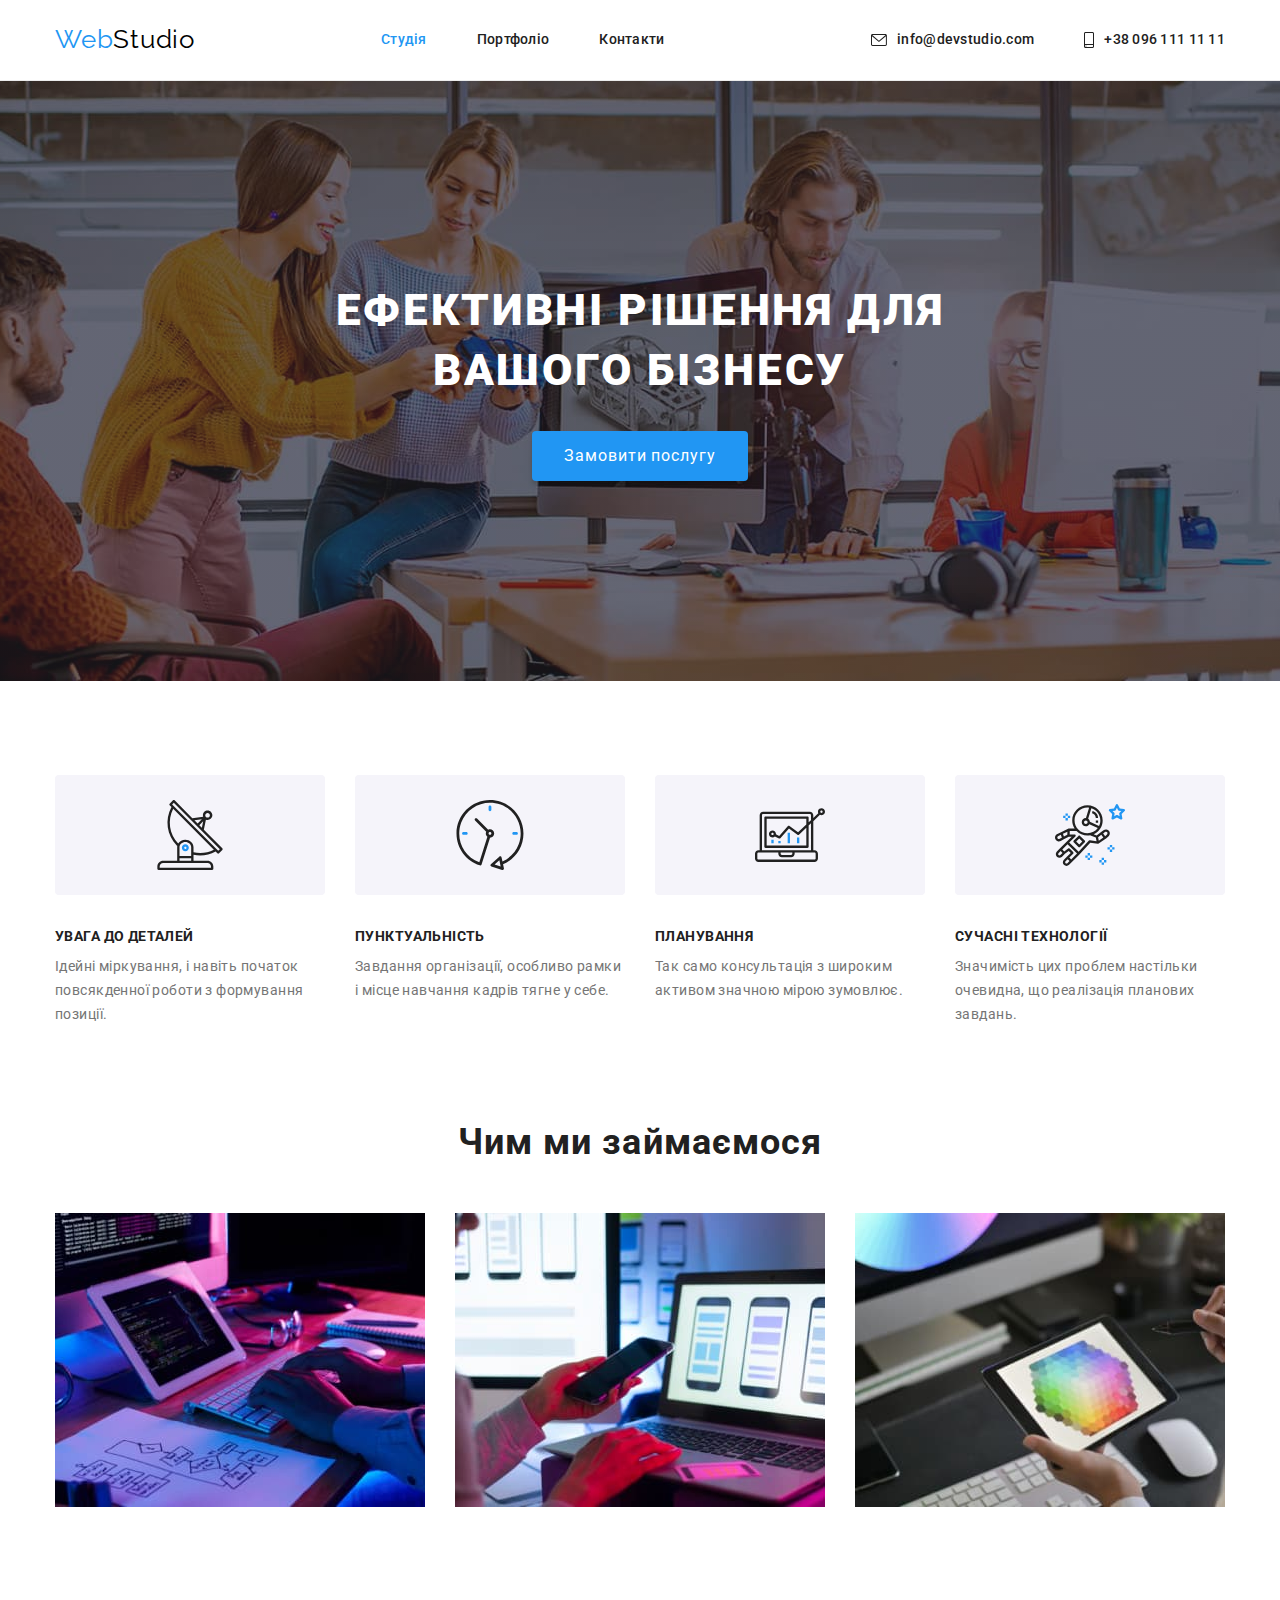
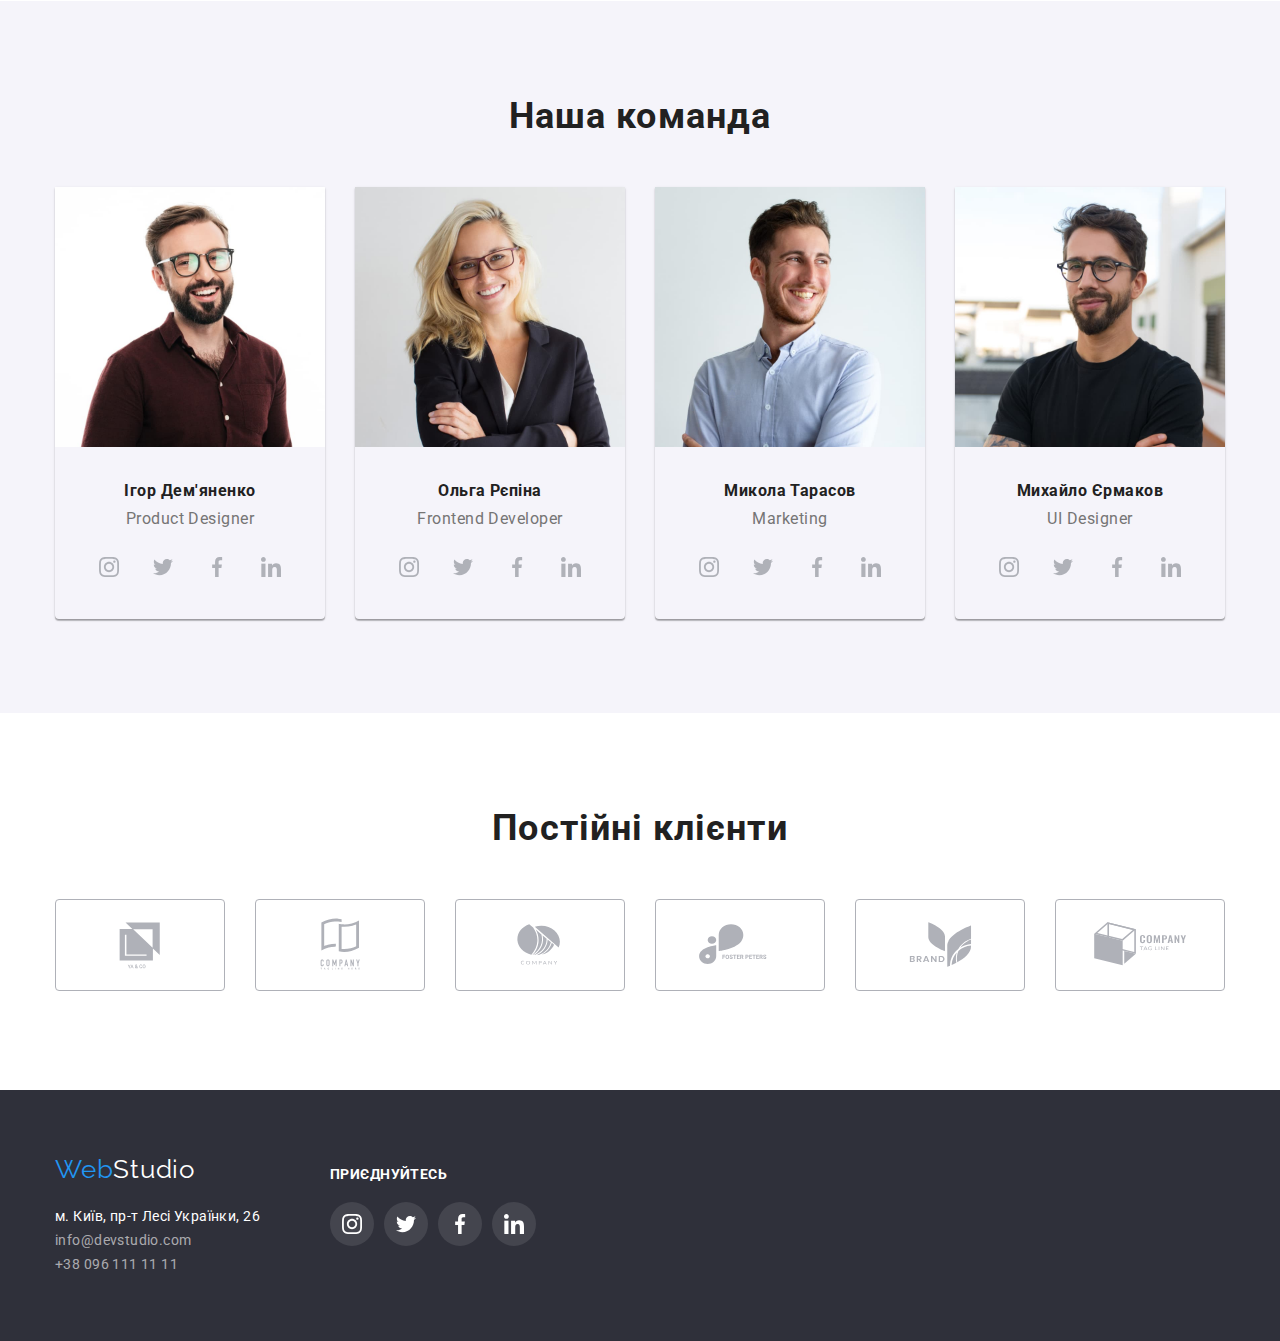
<file: index.html>
<!DOCTYPE html>
<html lang="uk">
  <head>
    <meta charset="UTF-8" />
    <meta http-equiv="X-UA-Compatible" content="IE=edge" />
    <meta name="viewport" content="width=device-width, initial-scale=1.0" />
    <title>WebStudio</title>
    <link rel="preconnect" href="https://fonts.googleapis.com" />
    <link
      href="https://fonts.googleapis.com/css2?family=Raleway:wght@700&family=Roboto:wght@400;500;700;900&display=swap"
      rel="stylesheet"
    />
    <link
      rel="stylesheet"
      href="https://cdnjs.cloudflare.com/ajax/libs/modern-normalize/1.1.0/modern-normalize.min.css"
    />
    <link rel="stylesheet" href="css/style.css" />
  </head>

  <body>
<!--general-->
    <header class="header">
      <div class="container nav">
        <a href="./index.html" class="logo">Web<span class="logo up">Studio</span></a>
        <nav>
<!--navigation-->
          <ul class="nav dot">
            <li class="nav item"><a href="./index.html" class="link current">Студія</a></li>
            <li class="nav item"><a href="./portfolio.html" class="link">Портфоліо</a></li>
            <li class="nav item"><a href="./index.html" class="link">Контакти</a></li>
          </ul>
        </nav>
<!--contact-->
        <ul class="contact dot">
          <li class="nav item">
            <a href="mailto:info@devstudio.com" class="link contact-icon">
              <svg class="envelope">
                <use href="./images/icons.svg#icon-envelope"></use>
              </svg>info@devstudio.com</a>
          </li>
          <li class="nav item">
            <a href="tel:+380961111111" class="link contact-icon">
              <svg class="smartphone">
                <use href="./images/icons.svg#icon-smartphone"></use>
              </svg>+38 096 111 11 11</a>            
          </li>
        </ul>
      </div>
    </header>
    <main>
<!--content-->
      <div class="overlay">
        <section class="section slogan">
          <div class="container">
            <h1 class="slogan-titel">Ефективні рішення для<br />вашого бізнесу</h1>
            <button type="button" class="button-ind">Замовити послугу</button>
          </div>
        </section>
      </div>
      <section class="section">
        <div class="container">
          <ul class="specifical dot">
            <li class="line">
              <svg class="line-icon">
                <use href="./images/icons.svg#icon-group-1"></use>
              </svg>
              <h3 class="titel-ind">УВАГА ДО ДЕТАЛЕЙ</h3>
              <p class="text-ind">
                Ідейні міркування, і навіть початок повсякденної роботи з формування позиції.
              </p>
            </li>
            <li class="line">
              <svg class="line-icon">
                <use href="./images/icons.svg#icon-group-2"></use>
              </svg>
              <h3 class="titel-ind">ПУНКТУАЛЬНІСТЬ</h3>
              <p class="text-ind">
                Завдання організації, особливо рамки і місце навчання кадрів тягне у себе.
              </p>
            </li>
            <li class="line">
              <svg class="line-icon">
                <use href="./images/icons.svg#icon-group-3"></use>
              </svg>
              <h3 class="titel-ind">ПЛАНУВАННЯ</h3>
              <p class="text-ind">
                Так само консультація з широким активом значною мірою зумовлює.
              </p>
            </li>
            <li class="line">
              <svg class="line-icon">
                <use href="./images/icons.svg#icon-group-4"></use>
              </svg>
              <h3 class="titel-ind">СУЧАСНІ ТЕХНОЛОГІЇ</h3>
              <p class="text-ind">
                Значимість цих проблем настільки очевидна, що реалізація планових завдань.
              </p>
            </li>
          </ul>
        </div>  
      </section>
      <section class="section unsection">
        <div class="container">
          <h2 class="titels">Чим ми займаємося</h2>
          <ul class="work dot">
            <li class="work item">
              <img src="./images/jpg-1.jpg" alt="Десктопні додатки" width="370" />
            </li>
            <li class="work item">
              <img src="./images/jpg-2.jpg" alt="Мобільні додатки" width="370" />
            </li>
            <li class="work item">
              <img src="./images/jpg-3.jpg" alt="Дизайнерські рішення" width="370" />
            </li>
          </ul>
        </div>  
      </section>
      <section class="section background-comand">
        <div class="container">
          <h2 class="titels">Наша команда</h2>
          <ul class="comand dot">
            <li class="foto">
              <img class="fotoline" src="./images/jpg-4.jpg" alt="Ігор Дем'яненко" width="270" />
              <h3 class="name">Ігор Дем'яненко</h3>
              <p class="proff">Product Designer</p>
                <ul class="social-card dot">
                  <li>
                    <a href="" class="a-card">
                    <svg class="icon-card">
                      <use href="./images/icons.svg#icon-instagram"></use>
                    </svg></a>
                  </li>
                   <li><a href="" class="a-card">
                    <svg class="icon-card">
                      <use href="./images/icons.svg#icon-twitter"></use>
                    </svg></a>
                  </li>
                   <li><a href="" class="a-card">
                    <svg class="icon-card">
                      <use href="./images/icons.svg#icon-facebook"></use>
                    </svg></a>
                  </li>
                   <li><a href="" class="a-card">
                    <svg class="icon-card">
                      <use href="./images/icons.svg#icon-linkedin"></use>
                    </svg></a>
                  </li>
                </ul>
            </li>
            <li class="foto">
              <img class="fotoline" src="./images/jpg-5.jpg" alt="Ольга Рєпіна" width="270" />
              <h3 class="name">Ольга Рєпіна</h3>
              <p class="proff">Frontend Developer</p>
                <ul class="social-card dot">
                  <li>
                    <a href="" class="a-card">
                    <svg class="icon-card">
                      <use href="./images/icons.svg#icon-instagram"></use>
                    </svg></a>
                  </li>
                   <li><a href="" class="a-card">
                    <svg class="icon-card">
                      <use href="./images/icons.svg#icon-twitter"></use>
                    </svg></a>
                  </li>
                   <li><a href="" class="a-card">
                    <svg class="icon-card">
                      <use href="./images/icons.svg#icon-facebook"></use>
                    </svg></a>
                  </li>
                   <li><a href="" class="a-card">
                    <svg class="icon-card">
                      <use href="./images/icons.svg#icon-linkedin"></use>
                    </svg></a>
                  </li>
                </ul>
            </li>
            <li class="foto">
              <img class="fotoline" src="./images/jpg-6.jpg" alt="Микола Тарасов" width="270" />
              <h3 class="name">Микола Тарасов</h3>
              <p class="proff">Marketing</p>
                <ul class="social-card dot">
                  <li>
                    <a href="" class="a-card">
                    <svg class="icon-card">
                      <use href="./images/icons.svg#icon-instagram"></use>
                    </svg></a>
                  </li>
                   <li><a href="" class="a-card">
                    <svg class="icon-card">
                      <use href="./images/icons.svg#icon-twitter"></use>
                    </svg></a>
                  </li>
                   <li><a href="" class="a-card">
                    <svg class="icon-card">
                      <use href="./images/icons.svg#icon-facebook"></use>
                    </svg></a>
                  </li>
                   <li><a href="" class="a-card">
                    <svg class="icon-card">
                      <use href="./images/icons.svg#icon-linkedin"></use>
                    </svg></a>
                  </li>
                </ul>
            </li>
            <li class="foto" >
              <img class="fotoline" src="./images/jpg-7.jpg" alt="Михайло Єрмаков" width="270" />
              <h3 class="name">Михайло Єрмаков</h3>
              <p class="proff">UI Designer</p>
                <ul class="social-card dot">
                  <li>
                    <a href="" class="a-card">
                    <svg class="icon-card">
                      <use href="./images/icons.svg#icon-instagram"></use>
                    </svg></a>
                  </li>
                   <li><a href="" class="a-card">
                    <svg class="icon-card">
                      <use href="./images/icons.svg#icon-twitter"></use>
                    </svg></a>
                  </li>
                   <li><a href="" class="a-card">
                    <svg class="icon-card">
                      <use href="./images/icons.svg#icon-facebook"></use>
                    </svg></a>
                  </li>
                   <li><a href="" class="a-card">
                    <svg class="icon-card">
                      <use href="./images/icons.svg#icon-linkedin"></use>
                    </svg></a>
                  </li>
                </ul>
            </li>
          </ul>
        </div>  
      </section>
      <section class="section">
        <div class="container">
          <h2 class="titels">Постійні клієнти</h2>
          <ul class="klient dot">
            <li><a href="" class="klient-line">
              <svg class="klient-icon">
                <use href="./images/icons.svg#icon-client-1"></use>
              </svg></a>
            </li>
            <li><a href="" class="klient-line">
              <svg class="klient-icon">
                <use href="./images/icons.svg#icon-client-2"></use>
              </svg></a>
            </li>
            <li><a href="" class="klient-line">
              <svg class="klient-icon">
                <use href="./images/icons.svg#icon-client-3"></use>
              </svg></a>
            </li>
            <li><a href="" class="klient-line">
              <svg class="klient-icon">
                <use href="./images/icons.svg#icon-client-4"></use>
              </svg></a>
            </li>
            <li><a href="" class="klient-line">
              <svg class="klient-icon">
                <use href="./images/icons.svg#icon-client-5"></use>
              </svg></a>
            </li>
            <li><a href="" class="klient-line">
              <svg class="klient-icon">
                <use href="./images/icons.svg#icon-client-6"></use>
              </svg></a>
            </li>  
          </ul>
        </div>  
      </section>
    </main>
<!--finish-->
    <footer class="footer">
      <div class="container">
        <ul class="social dot">
          <li>
              <a href="./index.html" class="logo">Web<span class="logo down">Studio</span></a>
                <address>
                  <ul class="address dot">
                    <li>
                      <a href="https://goo.gl/maps/CPtrU1FHBa2aNyZL9" target="_blank"
                        rel="noopener noreferrer nofollow"
                        class="address">м. Київ, пр-т Лесі Українки, 26</a></li>
                    <li><a href="mailto:info@devstudio.com" class="link">info@devstudio.com</a><br /></li>
                    <li><a href="tel:+380961111111" class="link">+38 096 111 11 11</a></li>
                  </ul>
                </address>
          </li>
          <li>
            <ul class="clear dot">
              <li><p class="compound">приєднуйтесь</p>
              </li>
               <li>
                  <ul class="social-footer dot">
                    <li><a href="" class="a-footer">
                      <svg class="icon-footer">
                        <use href="./images/icons.svg#icon-instagram"></use>
                      </svg></a>
                    </li>
                    <li><a href="" class="a-footer">
                        <svg class="icon-footer">
                          <use href="./images/icons.svg#icon-twitter"></use>
                        </svg></a>
                    </li>
                    <li><a href="" class="a-footer">
                        <svg class="icon-footer">
                          <use href="./images/icons.svg#icon-facebook"></use>
                        </svg></a>
                    </li>
                    <li><a href="" class="a-footer">
                        <svg class="icon-footer">
                          <use href="./images/icons.svg#icon-linkedin"></use>
                        </svg></a>
                    </li>
                  </ul>
                </li>
            </ul>
          </li>
        </ul>
      </div>
    </footer>
  </body>
</html>
</file>
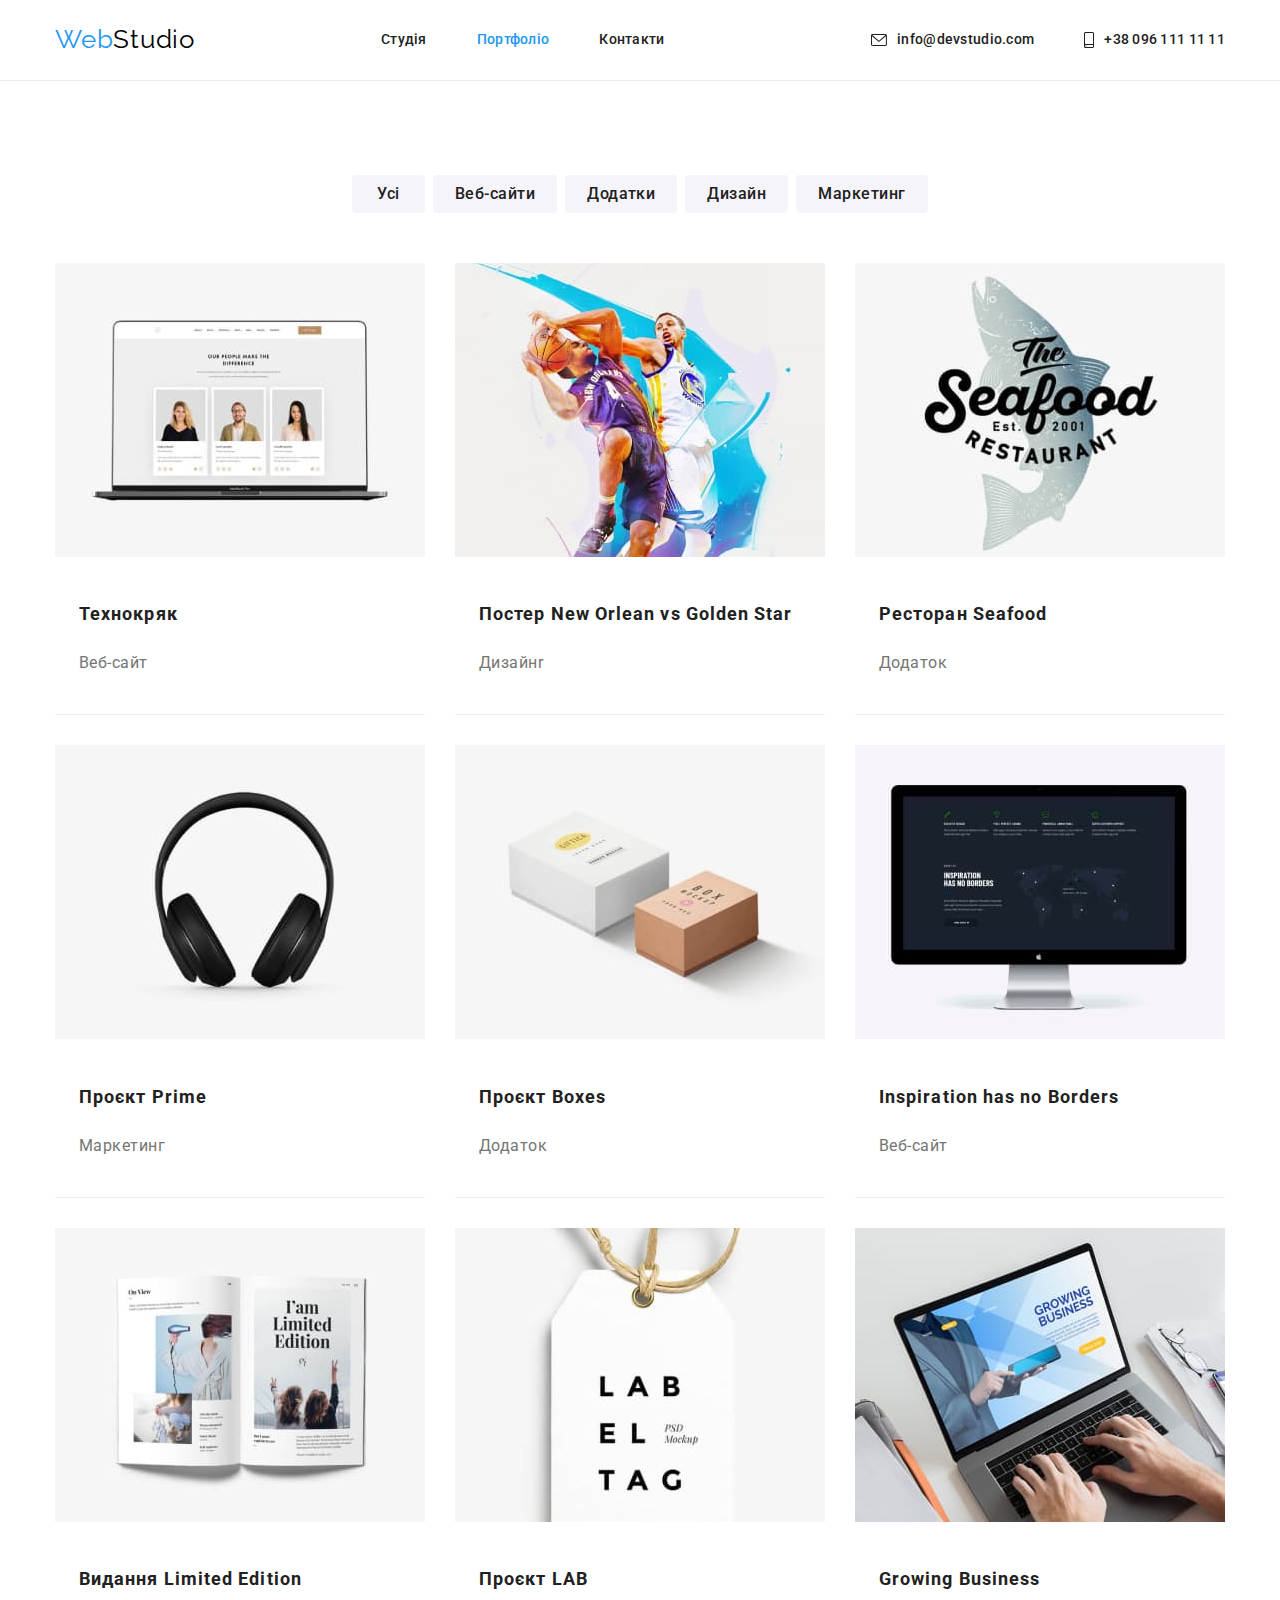
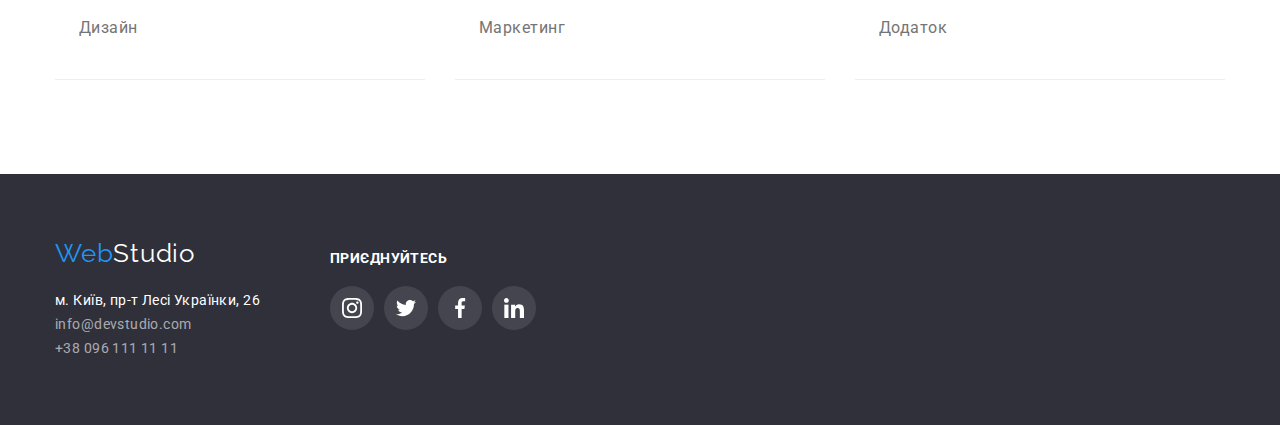
<file: portfolio.html>
<!DOCTYPE html>
<html lang="uk">
  <head>
    <meta charset="UTF-8" />
    <meta http-equiv="X-UA-Compatible" content="IE=edge" />
    <meta name="viewport" content="width=device-width, initial-scale=1.0" />
    <title>Portfolio</title>
    <link rel="preconnect" href="https://fonts.googleapis.com" />
    <link
      href="https://fonts.googleapis.com/css2?family=Raleway:wght@700&family=Roboto:wght@400;500;700;900&display=swap"
      rel="stylesheet"
    />
    <link
      rel="stylesheet"
      href="https://cdnjs.cloudflare.com/ajax/libs/modern-normalize/1.1.0/modern-normalize.min.css"
    />
    <link rel="stylesheet" href="css/style.css" />
  </head>

  <body>
<!--general-->
    <header class="header">
      <div class="container nav">
        <a href="./index.html" class="logo">Web<span class="logo up">Studio</span></a>
        <nav>
<!--navigation-->
          <ul class="nav dot">
            <li class="nav item"><a href="./index.html" class="link">Студія</a></li>
            <li class="nav item"><a href="./portfolio.html" class="link current">Портфоліо</a></li>
            <li class="nav item"><a href="./index.html" class="link">Контакти</a></li>
          </ul>
        </nav>
<!--contact-->
       <ul class="contact dot">
          <li class="nav item">
            <a href="mailto:info@devstudio.com" class="link contact-icon">
              <svg class="envelope">
                <use href="./images/icons.svg#icon-envelope"></use>
              </svg>info@devstudio.com</a>
          </li>
          <li class="nav item">
            <a href="tel:+380961111111" class="link contact-icon">
              <svg class="smartphone">
                <use href="./images/icons.svg#icon-smartphone"></use>
              </svg>+38 096 111 11 11</a>            
          </li>
        </ul>
      </div>
    </header>
    <main>
<!--filter-->
      <section class="section">
        <div class="container">
          <ul class="filter dot">
            <li class="item">
              <button type="button" class="button-port one">Усі</button></li>
            <li class="item">
              <button type="button" class="button-port all">Веб-сайти</button></li>
            <li class="item">
              <button type="button" class="button-port all">Додатки</button></li>
            <li class="item">
              <button type="button" class="button-port all">Дизайн</button></li>
            <li class="item">
              <button type="button" class="button-port all">Маркетинг</button></li>
          </ul>
<!--content-->
          <ul class="content dot">
            <li class="content-element">
              <img src="./images/p1.jpg" alt="Технокряк" width="370" />
              <div class="card-port">
                <h2 class="titel-port">Технокряк</h2>
                <p class="text-port">Веб-сайт</p>
              </div>  
            </li>
            <li class="content-element">
              <img src="./images/p2.jpg" alt="Постер New Orlean vs Golden Star" width="370" />
              <div class="card-port">
                <h2 class="titel-port">Постер New Orlean vs Golden Star</h2>
                <p class="text-port">Дизайнr</p>
              </div>
            </li>
            <li class="content-element">
              <img src="./images/p3.jpg" alt="Ресторан Seafood" width="370" />
              <div class="card-port">
                <h2 class="titel-port">Ресторан Seafood</h2>
                <p class="text-port">Додаток</p>
              </div>
            </li>
            <li class="content-element">
              <img src="./images/p4.jpg" alt="Проєкт Prime" width="370" />
              <div class="card-port">
                <h2 class="titel-port">Проєкт Prime</h2>
                <p class="text-port">Маркетинг</p>
              </div>
            </li>
            <li class="content-element">
              <img src="./images/p5.jpg" alt="Проєкт Boxes" width="370" />
              <div class="card-port">
                <h2 class="titel-port">Проєкт Boxes</h2>
                <p class="text-port">Додаток</p>
              </div>
            </li>
            <li class="content-element">
              <img src="./images/p6.jpg" alt="Inspiration has no Borders" width="370" />
              <div class="card-port">
                <h2 class="titel-port">Inspiration has no Borders</h2>
                <p class="text-port">Веб-сайт</p>
              </div>
            </li>
            <li class="content-element">
              <img src="./images/p7.jpg" alt="Видання Limited Edition" width="370" />
              <div class="card-port">
                <h2 class="titel-port">Видання Limited Edition</h2>
                <p class="text-port">Дизайн</p>
              </div>
            </li>
            <li class="content-element">
              <img src="./images/p8.jpg" alt="Проєкт LAB" width="370" />
              <div class="card-port">
                <h2 class="titel-port">Проєкт LAB</h2>
                <p class="text-port">Маркетинг</p>
              </div>
            </li>
            <li class="content-element">
              <img src="./images/p9.jpg" alt="Growing Business" width="370" />
              <div class="card-port">
                <h2 class="titel-port">Growing Business</h2>
                <p class="text-port">Додаток</p>
              </div>
            </li>
          </ul>
        </div>
      </section>
    </main>
<!--finish-->
    <footer class="footer">
      <div class="container">
        <ul class="social dot">
          <li>
              <a href="./index.html" class="logo">Web<span class="logo down">Studio</span></a>
                <address>
                  <ul class="address dot">
                    <li>
                      <a href="https://goo.gl/maps/CPtrU1FHBa2aNyZL9" target="_blank"
                        rel="noopener noreferrer nofollow"
                        class="address">м. Київ, пр-т Лесі Українки, 26</a></li>
                    <li><a href="mailto:info@devstudio.com" class="link">info@devstudio.com</a><br/></li>
                    <li><a href="tel:+380961111111" class="link">+38 096 111 11 11</a></li>
                  </ul>
                </address>
          </li>
          <li>
            <ul class="clear dot">
              <li><p class="compound">приєднуйтесь</p></li>
              <li>
                  <ul class="social-footer dot">
                    <li><a href="" class="a-footer">
                      <svg class="icon-footer">
                        <use href="./images/icons.svg#icon-instagram"></use>
                      </svg></a>
                    </li>
                    <li><a href="" class="a-footer">
                        <svg class="icon-footer">
                          <use href="./images/icons.svg#icon-twitter"></use>
                        </svg></a>
                    </li>
                    <li><a href="" class="a-footer">
                        <svg class="icon-footer">
                          <use href="./images/icons.svg#icon-facebook"></use>
                        </svg></a>
                    </li>
                    <li><a href="" class="a-footer">
                        <svg class="icon-footer">
                          <use href="./images/icons.svg#icon-linkedin"></use>
                        </svg></a>
                    </li>
                  </ul>
              </li>
            </ul>
          </li>
        </ul>
      </div>
    </footer>
  </body>
</html>
</file>
<file: css/style.css>
:root {
  --background-general: #ffffff;
  --background-slogan: #2f303a;
  --background-slogan-gradient: rgba(47, 48, 58, 0.4);
  --background-comand: #f5f4fa;
  --color-logo: #000000;
  --color-general: #212121;
  --color-border-header: #ECECEC;
  --color-last: #757575;
  --color-link: #2196f3;
  --color-slogan: #ffffff;
  --color-button: #f5f4fa;
  --color-button-activ: #188ce8;
  --color-icon-footer: rgba(255, 255, 255, 0.1);
  --color-border-index: #f5f4fa;
  --color-border-portfolio: #eeeeee;
  --color-border-klient: #AFB1B8;
  --color-address-finish: rgba(255, 255, 255, 0.6);
  --color-shadow-ind: 0px 4px 4px rgba(0, 0, 0, 0.15);
  --color-comand-shadow: 0px 1px 3px rgba(0, 0, 0, 0.12), 0px 1px 1px rgba(0, 0, 0, 0.14),
                         0px 2px 1px rgba(0, 0, 0, 0.2);
  --color-shadow-port: 0px 3px 1px rgba(0, 0, 0, 0.1), 0px 1px 2px rgba(0, 0, 0, 0.08),
                       0px 2px 2px rgba(0, 0, 0, 0.12);
}

body {
  margin: 0;

  font-family: 'Roboto', sans-serif;

  background-color: var(--background-general);
  color: var(--color-general);
}
.header {
  border-bottom: 1px solid var(--color-border-header)
}

/* logotip */
.logo {
  margin-right: 93px;

  font-family: 'Raleway', sans-serif;
  font-size: 26px;
  line-height: 1.2;
  letter-spacing: 0.03em;
  text-decoration: none;

  color: var(--color-link);
}
.logo .up {
  color: var(--color-logo);
}
.logo .down {
  margin-right: -93px;
  color: var(--color-slogan);
}
/* flex */
.nav {
  display: flex;
  align-items: center;
}
/* menu nav */
.dot {
  padding: 0;
  margin: 0;
  list-style: none;
}
.nav .item + .item {
  margin-left: 50px;
}
.envelope {
  width: 16px;
  height: 12px;
  margin: 0 10px 0 0;
  fill: currentColor;
}
.smartphone {
  width: 10px;
  height: 16px;
  margin: 0 10px 0 0;
  fill: currentColor;
}
.nav .link {
  padding: 32px 0;

  text-decoration: none;
  font-weight: 500;
  font-size: 14px;
  line-height: 1.14;
  letter-spacing: 0.02em;

  color: var(--color-general);
}
.nav .link:hover,
.nav .link:focus {
  color: var(--color-link);
}
.nav .link.current {
  color: var(--color-link);
}
.contact {
  display: flex;
  margin-left: auto;
  align-items: center;
}
.contact-icon {
  display: flex;
  align-items: center;
}

/* section + container */
.section {
  padding: 94px 0;
}
.unsection {
  padding-top: 0;
}
.container {
  width: 1200px;
  margin-left: auto;
  margin-right: auto;
  padding-left: 15px;
  padding-right: 15px;
}

/* overlay + slogan */

.slogan {
  padding: 200px 0 200px 0;
  text-align: center;
}
.overlay {
  height: 600px;
  max-width: 1600px;
  margin-left: auto;
  margin-right: auto;
  background-color: var(--background-slogan);
  background-image: linear-gradient(
      to right,
      var(--background-slogan-gradient),
      var(--background-slogan-gradient)
    ),
    url(../images/jpg-0.jpg);
  background-repeat: no-repeat;
  background-size: cover;
  background-position: center;
}
.slogan-titel {
  margin: 0 0 30px 0;

  font-weight: 900;
  font-size: 44px;
  line-height: 1.36;
  text-align: center;
  letter-spacing: 0.06em;
  text-transform: uppercase;

  color: var(--color-slogan);
}

/* button */
.button-ind {
  border-radius: 4px;
  border: none;
  padding: 10px 32px;

  background-color: var(--color-link);
  color: var(--color-slogan);
  box-shadow: var(--color-shadow-ind);

  cursor: pointer;
  font-family: inherit;
  font-size: 16px;
  line-height: 1.88;
  letter-spacing: 0.06em;
  text-align: center;
}
.button-ind:hover,
.button-ind:focus {
  background-color: var(--color-button-activ);
}
.button-port {
  border-radius: 4px;
  border: none;

  background-color: var(--color-button);
  color: var(--color-general);

  cursor: pointer;
  font-family: inherit;
  font-weight: 500;
  font-size: 16px;
  line-height: 1.63;
  text-align: center;
  letter-spacing: 0.03em;
}
.button-port:hover,
.button-port:focus {
  background-color: var(--color-link);
  color: var(--color-slogan);
  box-shadow: var(--color-shadow-port);
}
.button-port.one {
  padding: 6px 25px;
}
.button-port.all {
  padding: 6px 22px;
}

/* specifical */
.specifical {
  display: flex;
  padding: 0;
  margin: 0 0 0 -30px;
}
.specifical .line {
  flex-basis: calc(100% / 4-30px);
  margin-left: 30px;
}
.line-icon {
  width: 270px;
  height: 120px;
  margin-bottom: 30px;
  background-color: var(--background-comand);
  border-radius: 4px;
}

.specifical .titel-ind {
  margin: 0 0 10px 0;
  padding: 0;

  font-size: 14px;
  line-height: 1.14;
  letter-spacing: 0.03em;
  text-transform: uppercase;

  color: var(--color-general);
}
.specifical .text-ind {
  margin: 0;
  padding: 0;

  width: 270px;
  font-size: 14px;
  line-height: 1.71;
  letter-spacing: 0.03em;

  color: var(--color-last);
}
/* titels */
.titels {
  padding: 0;
  margin: 0 0 50px 0;

  font-size: 36px;
  line-height: 1.17;
  text-align: center;
  letter-spacing: 0.03em;

  color: var(--color-general);
}
/* work */
.work {
  display: flex;
  margin: 0 0 0 -30px;
  padding: 0;
}
.work .item {
  flex-basis: calc(100% / 3-30px);
  margin-left: 30px;
}

/* comand */
.comand {
  display: flex;
  margin: 0 0 0 -30px;
  padding: 0;
}
.background-comand {
  background-color: var(--background-comand);
}
.comand .foto {
  flex-basis: calc(100% / 4-30px);
  margin-left: 30px;
  box-shadow: var(--color-comand-shadow);
  border-radius: 0px 0px 4px 4px;
}
.comand .fotoline {
  margin-bottom: 30px;
}
.comand .name {
  margin: 0 0 10px 0;
  padding: 0;

  font-size: 16px;
  line-height: 1.17;
  letter-spacing: 0.03em;
  text-align: center;

  color: var(--color-general);
}
.comand .proff {
  margin: 0 0 16px 0;
  padding: 0;

  font-size: 16px;
  line-height: 1.17;
  text-align: center;
  letter-spacing: 0.03em;

  color: var(--color-last);
}
.social-card {
  display: flex;
  justify-content: center;
  gap: 10px;
  margin: 0 0 30px 0;
  padding: 0;
}
.a-card {
  display: flex;
  justify-content: center;
  align-items: center;
  text-decoration: none;
  border-radius: 50%;
  border: none;
  width: 44px;
  height: 44px;
  padding: 0;
  margin: 0 auto;
  
  color: var(--color-border-klient);
}
.icon-card {
  width: 20px;
  height: 20px;
  fill: currentColor;
  align-items: center;
}
.a-card:hover,
.a-card:focus {
  background-color: var(--color-button-activ);
  color: var(--color-slogan);
}

/* klient */
.klient {
  display: flex;
  justify-content: space-between;
  margin: 0;
  padding: 0;
  list-style: none;
 }
.klient-line {
  padding: 0;
  border: none;
}
.klient-icon {
  width: 170px;
  height: 92px;
  border: 1px solid var(--color-border-klient);
  border-radius: 4px;
  fill: var(--color-border-klient);
}
.klient-icon:hover,
.klient-line:focus {
  fill: var(--color-link);
  border: 1px solid var(--color-link);
}

/* finish */
.footer {
  padding: 64px 0;

  background-color: var(--background-slogan);
}
.address {
  margin: 20px 0 0 0;
  align-items: center;

  color: var(--color-slogan);

  font-style: normal;
  font-size: 14px;
  line-height: 1.71;
  letter-spacing: 0.03em;
  text-decoration: none;
}
.address .link {
  margin: 9px 0 0 0;

  color: var(--color-slogan);
  color: var(--color-address-finish);

  text-decoration: none;
  font-size: 14px;
  line-height: 1.71;
  letter-spacing: 0.03em;
}
.address .link:hover,
.address .link:focus {
  color: var(--color-link);
}
.social {
  display: flex;
  margin: 0;
  padding: 0;
}
.clear {
  margin: 0;
  padding: 0;
}
.compound {
  margin: 12px 0 20px 70px;
  padding: 0;
  font-weight: 700;
  font-size: 14px;
  line-height: 16px;
  letter-spacing: 0.03em;
  text-transform: uppercase;
  color: var(--background-general);
}
.social-footer {
  display: flex;
  justify-content: right;
  gap: 10px;
  margin: 0 0 0 70px;
  padding: 0;
}
.a-footer {
  display: flex;
  justify-content: center;
  align-items: center;
  text-decoration: none;
  border-radius: 50%;
  border: none;
  width: 44px;
  height: 44px;
  padding: 0;
  margin: 0 auto;
  
  color: var(--color-slogan);
  background-color: var(--color-icon-footer);
}
.icon-footer {
  width: 20px;
  height: 20px;
  fill: currentColor;
  align-items: center;
}
.a-footer:hover,
.a-footer:focus {
  background-color: var(--color-button-activ);
  color: var(--color-slogan);
}

/* portfolio */
.filter {
  display: flex;
  justify-content: center;
  margin-bottom: 50px;
}
.filter .item + .item {
  margin-left: 8px;
}
.content {
  display: flex;
  flex-wrap: wrap;
  margin: 0;
  padding: 0;
  gap: 30px;
}
.content-element {
  border-bottom: 1px solid var(--color-border-portfolio);
}
.content-element:hover,
.content-element:focus {
  box-shadow: 0px 1px 3px rgba(0, 0, 0, 0.12), 0px 1px 1px rgba(0, 0, 0, 0.14),
              0px 2px 1px rgba(0, 0, 0, 0.2);
}
.card-port {
  padding: 20px 24px;
}
.content .titel-port {
  font-size: 18px;
  line-height: 2;
  letter-spacing: 0.06em;

  color: var(--color-general);
}
.content .text-port {
  font-size: 16px;
  line-height: 1.88;
  letter-spacing: 0.03em;

  color: var(--color-last);
}
</file>
